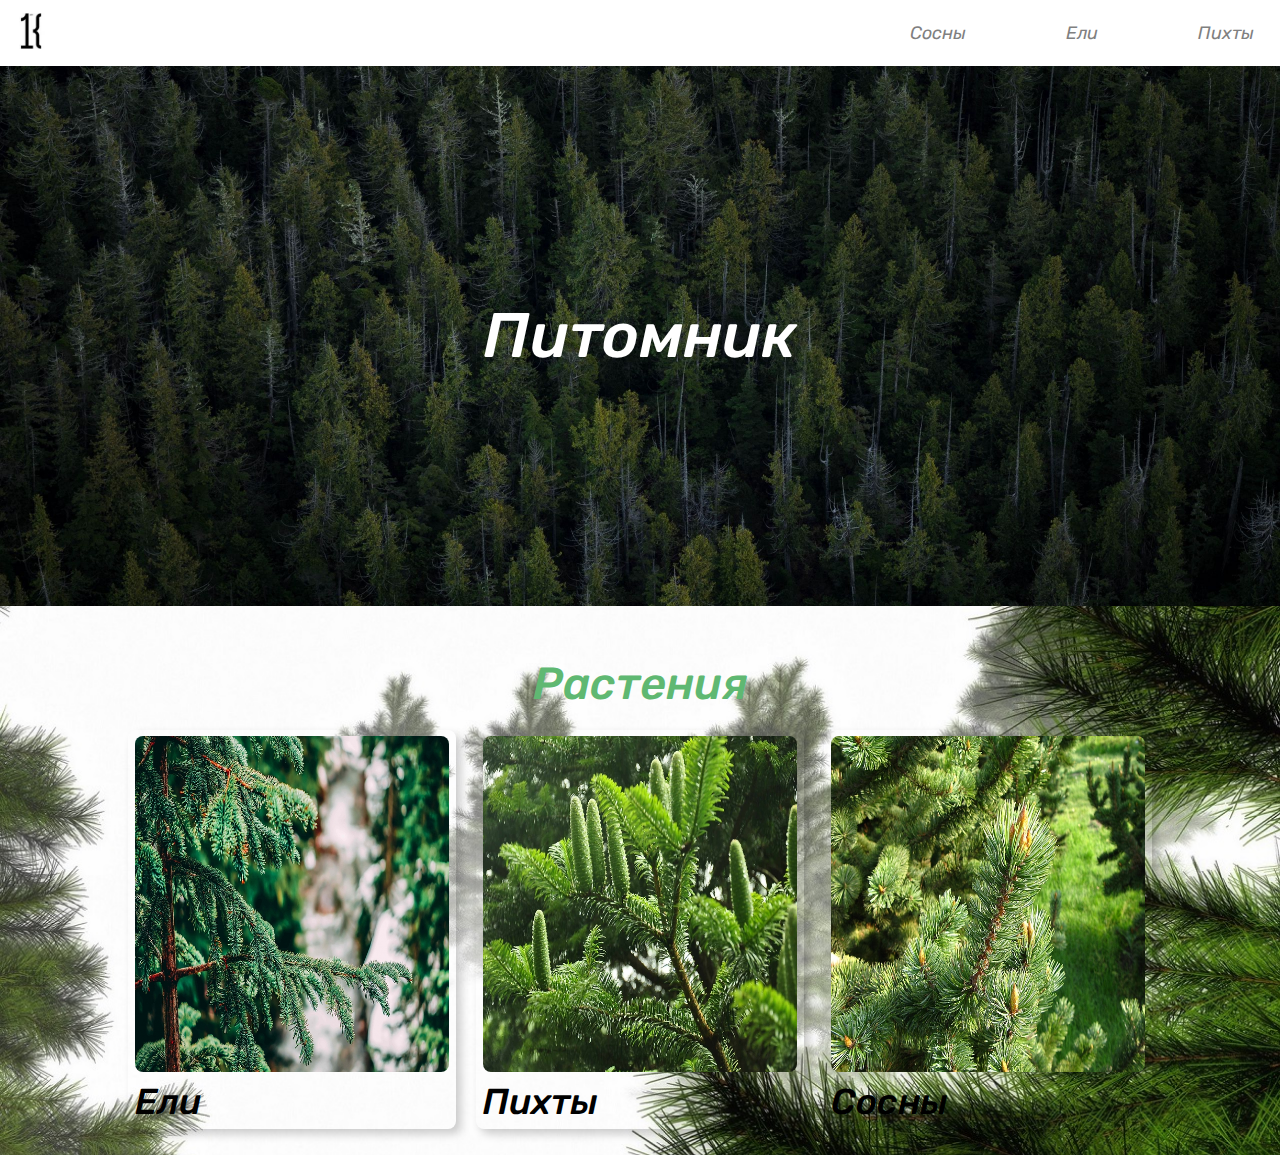
<file: src/pages/index.html>
<!DOCTYPE html>
<html lang="en">
  <head>
    <meta charset="UTF-8" />
    <meta name="viewport" content="width=device-width, initial-scale=1.0" />
    <title>Питомник</title>
    <link
      rel="shortcut icon"
      href="../images/kemsu-logo.jpg"
      type="image/jpg"
    />
    <link rel="stylesheet" href="../styles/common.css" />
    <link rel="stylesheet" href="../styles/nav-bar.css" />
    <link rel="stylesheet" href="../styles/pritomik.css" />
    <link rel="stylesheet" href="../styles/plants-cards.css" />
  </head>
  <body>
    <nav-bar class="nav-bar">
      <div class="logo-container">
        <a href="index.html"
          ><img class="logo" src="../images/kemsu-logo.jpg" alt="лого" />
        </a>
      </div>
      <div class="nav-info-container">
        <ul>
          <li><a href="pine.html">Сосны</a></li>
          <li><a href="fir.html">Ели</a></li>
          <li><a href="spruce.html">Пихты</a></li>
        </ul>
      </div>
    </nav-bar>
    <div class="pritomnik-container">
      <div class="pritomnik-text-container"></div>
      <p>Питомник</p>
    </div>
    <div class="background-container">
      <div class="main-content-container">
        <div class="main-text">
          <p>Растения</p>
        </div>
        <div class="plants-cards-container">
          <a href="fir.html">
            <div class="fir-card">
              <img src="../images/ели.jpg" alt="" />
              <p>Ели</p>
            </div>
          </a>
          <a href="spruce.html">
            <div class="spruce-card">
              <img src="../images/пихты.jpg" alt="" />
              <p>Пихты</p>
            </div>
          </a>
          <a href="pine.html">
            <div class="pine-card">
              <img src="../images/сосны.jpg" alt="" />
              <p>Сосны</p>
            </div>
          </a>
        </div>
      </div>
    </div>
  </body>
</html>
</file>
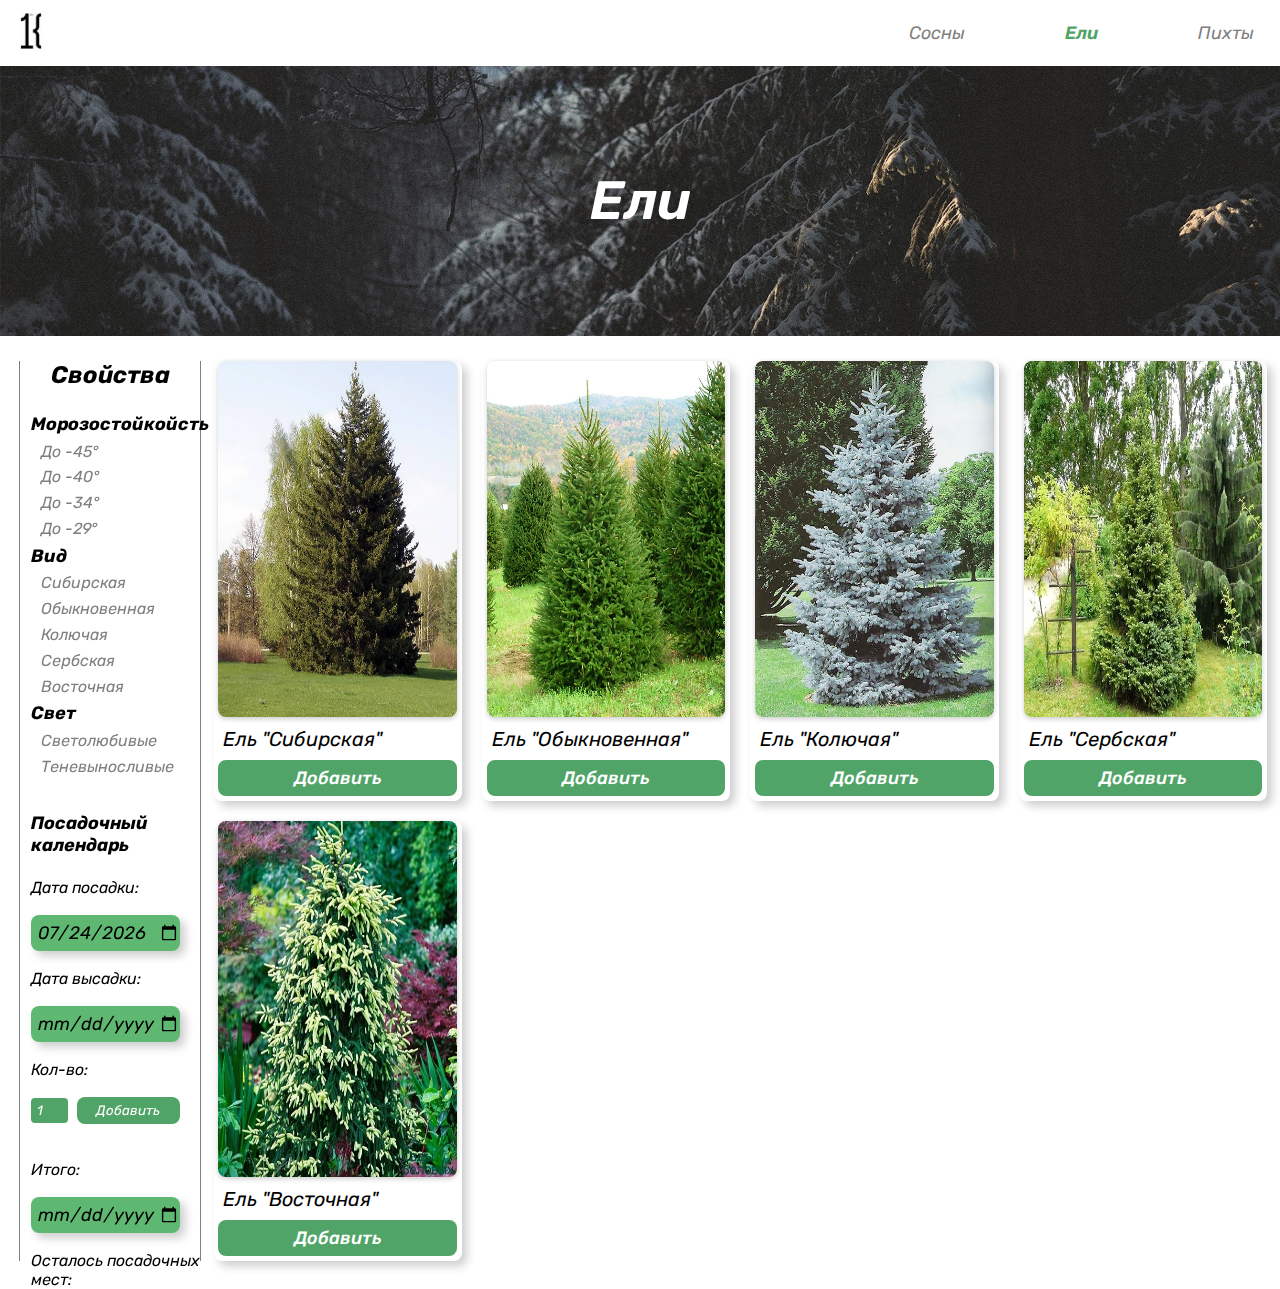
<file: src/pages/fir.html>
<!DOCTYPE html>
<html lang="en">
  <head>
    <meta charset="UTF-8" />
    <meta name="viewport" content="width=device-width, initial-scale=1.0" />
    <link
      rel="shortcut icon"
      href="../images/kemsu-logo.jpg"
      type="image/jpg"
    />
    <link rel="stylesheet" href="../styles/common.css" />
    <link rel="stylesheet" href="../styles/nav-bar.css" />
    <link rel="stylesheet" href="../styles/side-bar.css" />
    <link rel="stylesheet" href="../styles/grid-cards.css" />
    <link rel="stylesheet" href="../styles/coniferous-background.css" />
    <title>Ели</title>
  </head>
  <body>
    <nav-bar class="nav-bar">
      <div class="logo-container">
        <a href="/index.html"
          ><img class="logo" src="../images/kemsu-logo.jpg" alt="лого" />
        </a>
      </div>
      <div class="nav-info-container">
        <ul>
          <li><a href="pine.html">Сосны</a></li>
          <li>
            <a
              style="color: rgb(80, 164, 103); font-weight: 600"
              href="fir.html"
              >Ели</a
            >
          </li>
          <li><a href="spruce.html">Пихты</a></li>
        </ul>
      </div>
    </nav-bar>

    <div class="fir-background-container">
      <p>Ели</p>
    </div>

    <div class="grid-main-content">
      <div class="side-bar">
        <div class="properties">
          <h2>Свойства</h2>
        </div>
        <div class="side-bar-content">
          <div class="frost-resistance-container">
            <p>Морозостойкойсть</p>
            <ul>
              <li><span>До -45&deg;</span></li>
              <li><span>До -40&deg;</span></li>
              <li><span>До -34&deg;</span></li>
              <li><span>До -29&deg;</span></li>
            </ul>
          </div>
          <div class="kind-container">
            <p>Вид</p>
            <ul>
              <li><span>Сибирская</span></li>
              <li><span>Обыкновенная</span></li>
              <li><span>Колючая</span></li>
              <li><span>Сербская</span></li>
              <li><span>Восточная</span></li>
            </ul>
          </div>
          <div class="light-container">
            <p>Свет</p>
            <ul>
              <li><span>Светолюбивые</span></li>
              <li><span>Теневыносливые</span></li>
            </ul>
          </div>
          <div class="calendars-container">
            <p>Посадочный календарь</p>
            <span>Дата посадки:</span>
            <input class="calendar" type="date" name="Date" id="davaToday" />
            <span>Дата высадки:</span>
            <input class="calendar" type="date" name="Date" id="davaToday" />
            <span>Кол-во:</span>
            <div class="button-in-calendar-container">
              <input class="quantity" type="number" value="1" min="1" />
              <button>Добавить</button>
            </div>
            <span>Итого:</span>
            <input class="calendar" type="date" name="Date" id="davaToday" />
            <span>Осталось посадочных мест:</span>
          </div>
        </div>
      </div>

      <div class="grid-cards-container">
        <div class="pine-mountain">
          <img src="../images/ель-сибирская.jpg" alt="" />
          <div class="pine-text">
            <p>Ель "Сибирская"</p>
            <div>
              <button>Добавить</button>
            </div>
          </div>
        </div>
        <div class="small-flowered-pine">
          <img src="../images/ель-обыкновенная.jpg" alt="" />
          <div class="pine-text">
            <p>Ель "Обыкновенная"</p>
            <div>
              <button>Добавить</button>
            </div>
          </div>
        </div>
        <div class="pine-cedar-stlannik">
          <img src="../images/ель-колючая.jpg" alt="" />
          <div class="pine-text">
            <p>Ель "Колючая"</p>
            <div>
              <button>Добавить</button>
            </div>
          </div>
        </div>
        <div class="pine-common">
          <img src="../images/ель-сербская.jpg" alt="" />
          <div class="pine-text">
            <p>Ель "Сербская"</p>
            <div>
              <button>Добавить</button>
            </div>
          </div>
        </div>
        <div class="pine-cedar">
          <img src="../images/ель-восточная.jpg" alt="" />
          <div class="pine-text">
            <p>Ель "Восточная"</p>
            <div>
              <button>Добавить</button>
            </div>
          </div>
        </div>
      </div>
    </div>

    <script>
      document.getElementById("davaToday").valueAsDate = new Date();
    </script>
  </body>
</html>
</file>
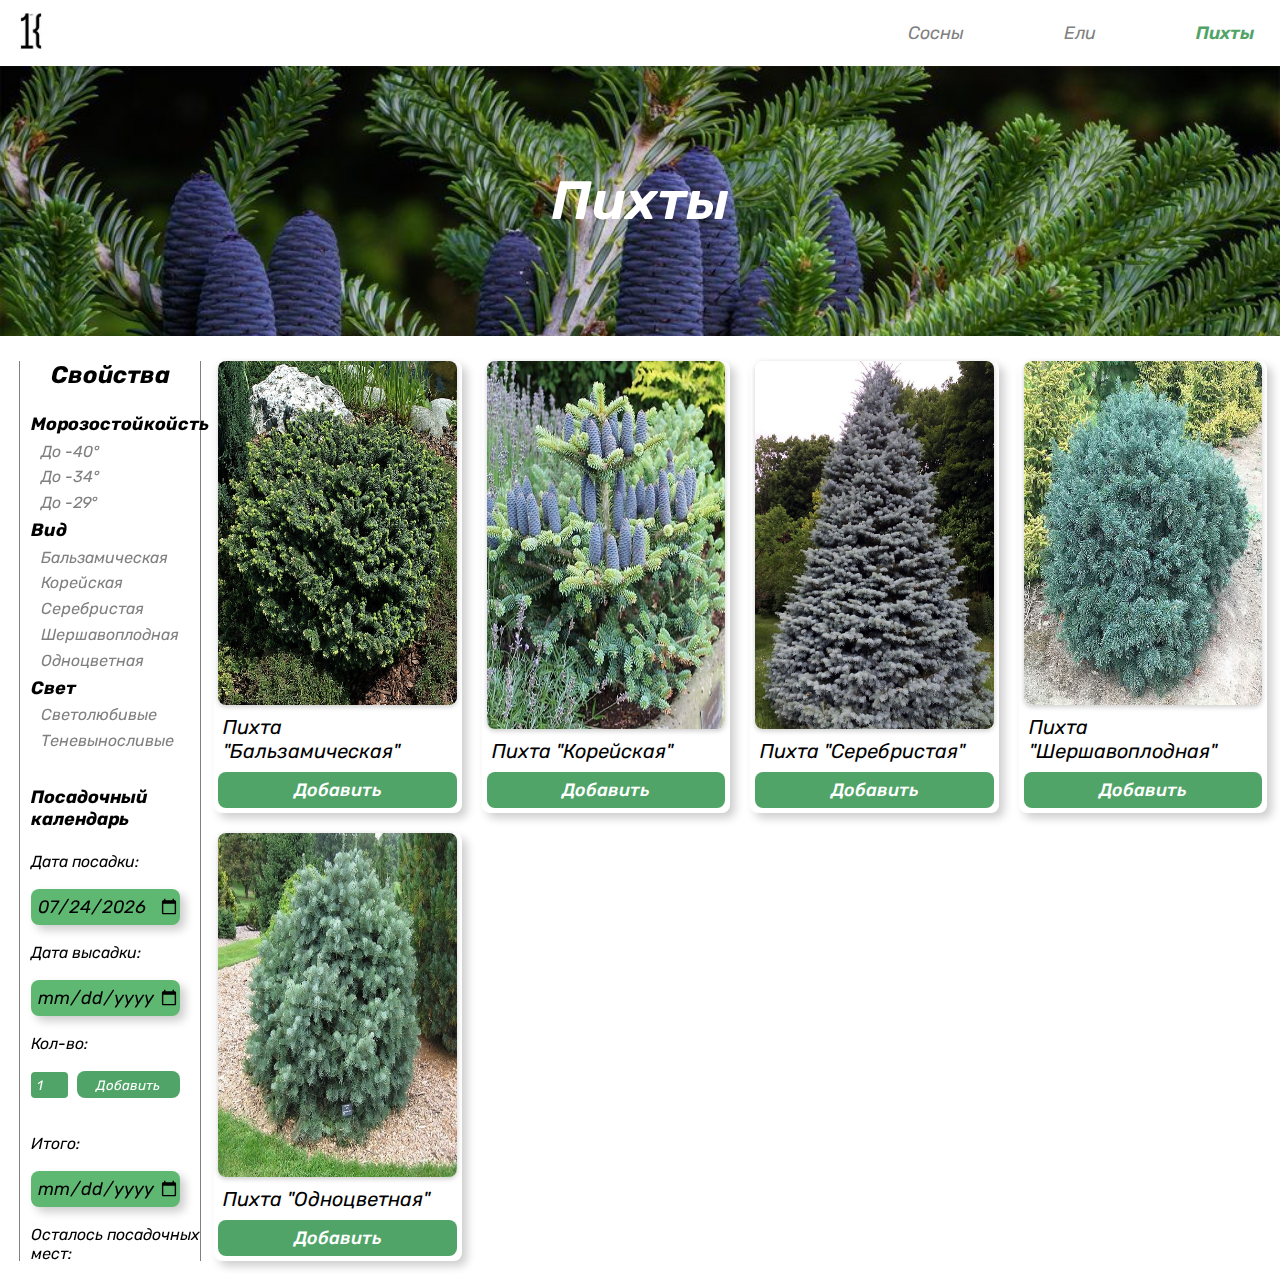
<file: src/pages/spruce.html>
<!DOCTYPE html>
<html lang="en">
  <head>
    <meta charset="UTF-8" />
    <meta name="viewport" content="width=device-width, initial-scale=1.0" />
    <link
      rel="shortcut icon"
      href="../images/kemsu-logo.jpg"
      type="image/jpg"
    />
    <link rel="stylesheet" href="../styles/common.css" />
    <link rel="stylesheet" href="../styles/nav-bar.css" />
    <link rel="stylesheet" href="../styles/side-bar.css" />
    <link rel="stylesheet" href="../styles/grid-cards.css" />
    <link rel="stylesheet" href="../styles/coniferous-background.css" />
    <title>Пихты</title>
  </head>
  <body>
    <nav-bar class="nav-bar">
      <div class="logo-container">
        <a href="/index.html"
          ><img class="logo" src="../images/kemsu-logo.jpg" alt="лого" />
        </a>
      </div>
      <div class="nav-info-container">
        <ul>
          <li><a href="pine.html">Сосны</a></li>
          <li><a href="fir.html">Ели</a></li>
          <li>
            <a
              style="color: rgb(80, 164, 103); font-weight: 600"
              href="spruce.html"
              >Пихты</a
            >
          </li>
        </ul>
      </div>
    </nav-bar>

    <div class="spruce-background-container">
      <p>Пихты</p>
    </div>

    <div class="grid-main-content">
      <div class="side-bar">
        <div class="properties">
          <h2>Свойства</h2>
        </div>
        <div class="side-bar-content">
          <div class="frost-resistance-container">
            <p>Морозостойкойсть</p>
            <ul>
              <li><span>До -40&deg;</span></li>
              <li><span>До -34&deg;</span></li>
              <li><span>До -29&deg;</span></li>
            </ul>
          </div>
          <div class="kind-container">
            <p>Вид</p>
            <ul>
              <li><span>Бальзамическая</span></li>
              <li><span>Корейская</span></li>
              <li><span>Серебристая</span></li>
              <li><span>Шершавоплодная</span></li>
              <li><span>Одноцветная</span></li>
            </ul>
          </div>
          <div class="light-container">
            <p>Свет</p>
            <ul>
              <li><span>Светолюбивые</span></li>
              <li><span>Теневыносливые</span></li>
            </ul>
          </div>
          <div class="calendars-container">
            <p>Посадочный календарь</p>
            <span>Дата посадки:</span>
            <input class="calendar" type="date" name="Date" id="davaToday" />
            <span>Дата высадки:</span>
            <input class="calendar" type="date" name="Date" id="davaToday" />
            <span>Кол-во:</span>
            <div class="button-in-calendar-container">
              <input class="quantity" type="number" value="1" min="1" />
              <button>Добавить</button>
            </div>
            <span>Итого:</span>
            <input class="calendar" type="date" name="Date" id="davaToday" />
            <span>Осталось посадочных мест:</span>
          </div>
        </div>
      </div>

      <div class="grid-cards-container">
        <div class="pine-mountain">
          <img src="../images/пихта-бальзамическая.jpg" alt="" />
          <div class="pine-text">
            <p>Пихта "Бальзамическая"</p>
            <div>
              <button>Добавить</button>
            </div>
          </div>
        </div>
        <div class="small-flowered-pine">
          <img src="../images/пихта-корейская.jpg" alt="" />
          <div class="pine-text">
            <p>Пихта "Корейская"</p>
            <div>
              <button>Добавить</button>
            </div>
          </div>
        </div>
        <div class="pine-cedar-stlannik">
          <img src="../images/пихта-серебристая.jpg" alt="" />
          <div class="pine-text">
            <p>Пихта "Серебристая"</p>
            <div>
              <button>Добавить</button>
            </div>
          </div>
        </div>
        <div class="pine-common">
          <img src="../images/пихта-шаршавоплодная.jpeg" alt="" />
          <div class="pine-text">
            <p>Пихта "Шершавоплодная"</p>
            <div>
              <button>Добавить</button>
            </div>
          </div>
        </div>
        <div class="pine-cedar">
          <img src="../images/пихта-одноцветная.jpg" alt="" />
          <div class="pine-text">
            <p>Пихта "Одноцветная"</p>
            <div>
              <button>Добавить</button>
            </div>
          </div>
        </div>
      </div>
    </div>

    <script>
      document.getElementById("davaToday").valueAsDate = new Date();
    </script>
  </body>
</html>
</file>
<file: src/styles/common.css>
* {
    margin: 0;
    padding: 0
}

body {
    font-family: "Rubik";
}

@font-face {
    font-family: 'Rubik';
    src: url(../fonts/Rubik-Italic-VariableFont_wght.ttf);
}
</file>
<file: src/styles/nav-bar.css>
.nav-bar {
    display: flex;
    justify-content: space-between;
    margin: 1%;
    margin-right: 2%;
}

.logo-container img {
    width: 36px;
    height: 36px;
    cursor: pointer;
}

.nav-info-container {
    display: flex;
    align-items: center;
}

.nav-info-container ul {
    display: flex;
    flex-direction: row;
    gap: 100px;
}

.nav-info-container ul li {
    list-style: none;
}

.nav-info-container a {
    font-size: 2vh;
    text-decoration: none;
    color: grey;
}

.nav-info-container li:hover {
    transform: scale(1.05);
}

.nav-info-container a:hover {
    color: rgb(80, 164, 103);
}
</file>
<file: src/styles/pritomik.css>
.pritomnik-container {
    display: flex;
    justify-content: center;
    align-items: center;
    background-image: url("../images/background.jpg");
    background-repeat: no-repeat;
    background-size: cover;
    width: 100%;
    height: 60vh;
}


.pritomnik-container p {
    font-family: "Rubik";
    color: white;
    font-size: 7vh;
    font-weight: 500;
}
</file>
<file: src/styles/plants-cards.css>
.fir-card:hover, .spruce-card:hover, .pine-card:hover {
    color: #8B4513;
    box-shadow: 0px 5px 10px rgba(0, 0, 0, 0.4);
}

.fir-card, .spruce-card, .pine-card {
    border-radius: 8px;
    padding: 2%;
    box-shadow: 5px 5px 10px rgba(0, 0, 0, 0.2);
    cursor: pointer;
}

.main-content-container p {
    font-size: 4vh;
    font-weight: 500;
}

.main-content-container a {
    text-decoration: none;
    color: black;
}

.background-container {
    background-image: url('../images/card-background.jpg');
    background-repeat: no-repeat;
    background-size: cover;
}

.main-content-container {
    display: flex;
    flex-direction: column;
    justify-content: center;
    align-items: center;
}

.main-text {
    margin-top: 4%;
    color: rgb(95, 184, 114);
    margin-bottom: 20px;
}

.main-text p {
    font-size: 5vh;
    font-weight: 500;
}

.plants-cards-container {
    display: flex;
    justify-content: center;
    align-items: center;
    width: 80%;
    height: 50%;
    gap: 2%;
    font-size: 32px;
    margin-bottom: 2%;
}

.plants-cards-container img {
    width: 100%;
    height: 100%;
    border-radius: 8px;
    cursor: pointer;
}

.plants-cards-container img:hover {
    transform: scale(1.02);
    opacity: 0.9;
}

@media (max-width: 320px) {
    .plants-cards-container {
        flex-direction: column;
    }
}

@media (max-width: 431px) {
    .plants-cards-container {
        flex-direction: column;
    }
}
</file>
<file: src/styles/side-bar.css>
.side-bar {
  display: flex;
  flex-direction: column;
  position: sticky;
  top: 0px;
  width: 90%;
  height: 100vh;
  gap: 20px;
  grid-row: 1;
  border-right: 1px solid grey;
  border-left: 1px solid grey;
  margin-left: 3%;
}

.side-bar-content {
  margin-left: 6%;
}

.properties {
  display: flex;
  justify-content: center;
  align-items: center;
  margin-bottom: 2%;
}

.side-bar li {
  list-style: none;
  padding-left: 6%;
  color: gray;
}

.side-bar p {
  font-size: 18px;
  font-weight: bolder;
  margin-bottom: 4px;
}

.frost-resistance-container li,
.kind-container li,
.light-container li {
  margin-bottom: 4%;
}

.frost-resistance-container li:hover,
.kind-container li:hover,
.light-container li:hover {
  color: rgb(95, 184, 114);
  transform: scale(1.05);
  cursor: pointer;
  width: 90%;
}

.frost-resistance-container p,
.kind-container p,
.light-container p {
  margin-bottom: 4%;
}

.calendars-container {
  display: flex;
  flex-direction: column;
  gap: 2vh;
  margin-top: 4vh;
}

.calendar {
  width: 84%;
  height: 4vh;
  font-family: "Rubik";
  font-size: 2vh;
  padding-left: 4%;
  border: none;
  border-radius: 8px;
  box-shadow: 5px 5px 10px rgba(0, 0, 0, 0.2);
  background-color: rgb(95, 184, 114);
  cursor: pointer;
}

.button-in-calendar-container {
  display: flex;
  flex-direction: row;
  justify-content: space-between;
  align-items: center;
  width: 88%;
  height: 3vh;
  gap: 6%;
  padding-right: 6%;
  margin-bottom: 2vh;
}

.quantity {
  width: 30%;
  height: 96%;
  background-color: rgb(80, 164, 103);
  border: none;
  border-radius: 4px;
  color: white;
  font-family: "Rubik";
  font-size: 1.5vh;
  font-weight: 400;
  padding-left: 4%;
}

.button-in-calendar-container button {
  width: 100%;
  height: 100%;
  border-radius: 8px;
  cursor: pointer;
  background-color: rgb(80, 164, 103);
  border: none;
  border-radius: 8px;
  color: white;
  font-family: "Rubik";
  font-size: 1.5vh;
  font-weight: 400;
}

.button-in-calendar-container button:hover {
  transform: scale(1.02);
  opacity: 0.9;
}
</file>
<file: src/styles/grid-cards.css>
.grid-main-content {
  display: grid;
  grid-template-columns: 16% auto;
  margin: 1%;
  margin-top: 2%;
}

.grid-cards-container {
  display: grid;
  grid-template-columns: 1fr 1fr 1fr 1fr;
  grid-row: auto;
  gap: 20px;
}

.grid-cards-container img {
  width: 100%;
  height: 100%;
  cursor: pointer;
  border-radius: 8px;
  transition: transform 0.3s ease;
  box-shadow: 0px 2px 5px rgba(0, 0, 0, 0.2);
}

.grid-cards-container img:hover {
  opacity: 0.9;
  transform: translateY(-5px);
  box-shadow: 0px 5px 10px rgba(0, 0, 0, 0.4);
}

.grid-cards-container button {
    width: 100%;
    height: 4vh;
    margin-top: 4%;
    margin-right: 2%;
    cursor: pointer;
    background-color: rgb(80, 164, 103);
    border: none;
    border-radius: 8px;
    color: white;
    font-family: "Rubik";
    font-size: 2vh;
    font-weight: 500;
}

.grid-cards-container button:hover {
    transform: scale(1.02);
    opacity: 0.9;
}

.pine-mountain,
.small-flowered-pine,
.pine-cedar-stlannik,
.pine-common,
.pine-cedar {
  display: flex;
  flex-direction: column;
  justify-content: center;
  padding: 0 2% 2% 2%;
  border-radius: 8px;
  box-shadow: 5px 5px 10px rgba(0, 0, 0, 0.2);
}

.pine-text p{
    font-size: 20px;
    margin-top: 4%;
    margin-left: 2%;
    cursor: pointer;
}

.pine-text p:hover {
    color: rgb(95, 184, 114);
}
</file>
<file: src/styles/coniferous-background.css>
.pine-background-container {
    display: flex;
    justify-content: center;
    align-items: center;
    background-image: url("../images/background-pine.jpg");
    background-repeat: no-repeat;
    background-size: cover;
    width: 100%;
    height: 30vh;
}

.pine-background-container p {
    font-size: 6vh;
    color: white;
    font-weight: 600;
}

.spruce-background-container {
    display: flex;
    justify-content: center;
    align-items: center;
    background-image: url("../images/background-spruce.jpg");
    background-repeat: no-repeat;
    background-size: cover;
    width: 100%;
    height: 30vh;
}

.spruce-background-container p {
    font-size: 6vh;
    color: white;
    font-weight: 600;
}

.fir-background-container {
    display: flex;
    justify-content: center;
    align-items: center;
    background-image: url("../images/background-fir.jpg");
    background-repeat: no-repeat;
    background-size: cover;
    width: 100%;
    height: 30vh;
}

.fir-background-container p {
    font-size: 6vh;
    color: white;
    font-weight: 600;
}
</file>
